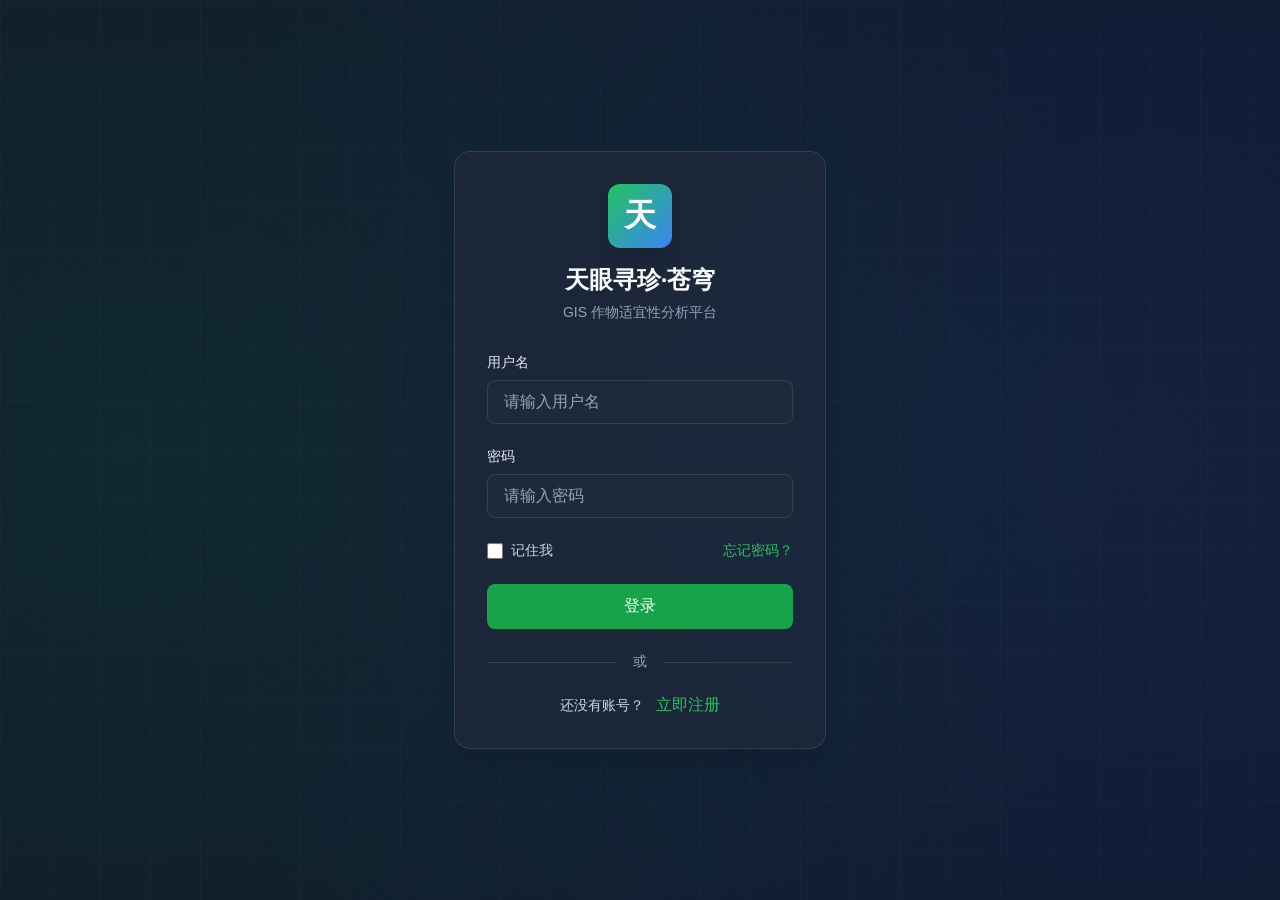
<file: frontend/ai-chat.html>
<!doctype html>
<html lang="zh-CN"><head><meta charset="utf-8"><meta name="viewport" content="width=device-width,initial-scale=1"><title>AI 助手</title><link rel="stylesheet" href="https://cdnjs.cloudflare.com/ajax/libs/font-awesome/6.5.2/css/all.min.css"><link rel="stylesheet" href="ai-chat.css"><link rel="stylesheet" href="app-shell.css"></head>
<body><main class="chat-app"><aside class="sidebar" aria-label="AI 会话"><a class="brand" href="index.html"><i class="fa-solid fa-wand-magic-sparkles"></i><span>分析决策智能体</span></a><button id="new-chat" class="new-chat" title="新建对话"><i class="fa-solid fa-plus"></i><span>新对话</span></button><div id="conversation-list" class="conversations"></div></aside>
<section class="chat-shell"><header><div><p>平台智能助手</p><h1 id="conversation-title">新对话</h1></div><button id="settings-button" class="icon" title="AI 设置"><i class="fa-solid fa-gear"></i></button></header><div id="messages" class="messages"><div class="welcome"><i class="fa-solid fa-sparkles"></i><h2>您好，我是平台助手</h2><p>可咨询工作台操作、项目数据管理、iServer 服务和土地资源评估流程。</p></div></div><form id="message-form"><textarea id="message-input" rows="1" maxlength="8000" placeholder="输入问题，Enter 发送，Shift + Enter 换行"></textarea><button class="send" title="发送" aria-label="发送"><i class="fa-solid fa-arrow-up"></i></button></form></section></main>
<dialog id="settings-dialog"><form id="settings-form"><header><div><p>Provider Settings</p><h2>AI 供应商设置</h2></div><button type="button" class="icon" id="close-settings" title="关闭"><i class="fa-solid fa-xmark"></i></button></header><label>供应商标识<input id="provider" value="openai" pattern="[a-z0-9_-]{2,32}" required></label><label>兼容 API 地址<input id="base-url" value="https://api.openai.com/v1" type="url" required></label><label>模型<input id="model" value="gpt-4o-mini" required></label><label>API Key<input id="api-key" type="password" autocomplete="off" minlength="8" required></label><p class="hint">密钥仅以加密形式保存在服务端，不会回显到页面。</p><div class="actions"><button type="button" id="cancel-settings">取消</button><button class="save" type="submit">保存设置</button></div></form></dialog><script src="shell-navigation.js"></script><script src="auth.js"></script><script src="ai-chat.js"></script></body></html>
</file>
<file: frontend/ai-chat.css>
:root {
    color: #17211d;
    background: #edf4f1;
    font-family: "Noto Sans SC", "Plus Jakarta Sans", "Microsoft YaHei", system-ui, sans-serif;
}

* { box-sizing: border-box; }
body { margin: 0; }
button, input, textarea { font: inherit; }
button, a { cursor: pointer; }
button:focus-visible, a:focus-visible, input:focus-visible, textarea:focus-visible { outline: 3px solid rgba(15, 118, 110, .34); outline-offset: 2px; }

.chat-app { display: grid; grid-template-columns: 260px minmax(0, 1fr); min-height: 100vh; }
.sidebar { display: flex; flex-direction: column; min-width: 0; padding: 18px 14px; border-right: 1px solid rgba(210, 229, 218, .14); color: #eaf4ee; background: #0e1815; }
.brand { display: flex; align-items: center; gap: 10px; padding: 8px 8px 18px; border-bottom: 1px solid rgba(210, 229, 218, .14); color: inherit; font-weight: 700; text-decoration: none; }
.brand i { color: #72d6a3; font-size: 18px; }
.new-chat, .save { display: inline-flex; align-items: center; justify-content: center; gap: 8px; border: 1px solid #72d6a3; border-radius: 6px; color: #08100e; background: #72d6a3; font-weight: 700; }
.new-chat { min-height: 38px; margin: 16px 8px 12px; }
.new-chat:hover, .save:hover { background: #9be6bf; }
.conversations { display: grid; align-content: start; gap: 4px; overflow: auto; min-height: 0; padding: 0 2px; }
.conversation { overflow: hidden; width: 100%; border: 1px solid transparent; border-radius: 6px; color: #b5c8bd; background: transparent; padding: 9px 10px; text-align: left; text-overflow: ellipsis; white-space: nowrap; }
.conversation:hover, .conversation.active { border-color: rgba(114, 214, 163, .22); color: #ecf6f0; background: rgba(114, 214, 163, .12); }

.chat-shell { display: grid; grid-template-rows: auto minmax(0, 1fr) auto; min-width: 0; min-height: 100vh; background: #fff; }
.chat-shell > header { display: flex; align-items: center; justify-content: space-between; gap: 16px; min-height: 72px; padding: 14px 28px; border-bottom: 1px solid #d8e4df; background: rgba(255, 255, 255, .94); }
.chat-shell header p { margin: 0; color: #61736a; font-size: 12px; }
.chat-shell h1 { margin: 3px 0 0; font-size: 19px; }
.icon { display: grid; place-items: center; width: 36px; height: 36px; border: 1px solid #d8e4df; border-radius: 6px; color: #0b5f59; background: #f6f9f8; }
.icon:hover { border-color: #0f766e; background: #dff3ef; }
.messages { display: grid; align-content: start; gap: 16px; overflow: auto; padding: 28px; }
.welcome { max-width: 460px; margin: auto; padding-top: min(20vh, 180px); color: #61736a; text-align: center; }
.welcome i { color: #0f766e; font-size: 27px; }
.welcome h2 { color: #17211d; font-size: 20px; }
.message { max-width: min(78%, 720px); border-radius: 6px; padding: 12px 14px; line-height: 1.65; white-space: pre-wrap; }
.message.user { justify-self: end; color: #0b4f49; background: #dff3ef; }
.message.assistant { color: #22332d; background: #f1f5f3; }
#message-form { display: flex; gap: 10px; padding: 16px 28px; border-top: 1px solid #d8e4df; background: #fff; }
textarea { flex: 1; min-width: 0; resize: none; border: 1px solid #bfd0c8; border-radius: 6px; padding: 10px 11px; line-height: 1.4; }
.send { display: grid; place-items: center; width: 42px; height: 42px; border: 1px solid #0f766e; border-radius: 6px; color: #fff; background: #0f766e; }
.send:hover { background: #0b5f59; }
dialog { width: min(460px, calc(100vw - 32px)); border: 1px solid #bfd0c8; border-radius: 8px; padding: 0; box-shadow: 0 18px 52px rgba(31, 49, 43, .22); }
dialog::backdrop { background: rgba(7, 16, 14, .54); }
dialog form { display: grid; gap: 14px; padding: 24px; }
dialog header { display: flex; align-items: center; justify-content: space-between; gap: 12px; }
dialog h2 { margin: 3px 0; font-size: 18px; }
dialog p { margin: 0; color: #61736a; font-size: 13px; }
dialog label { display: grid; gap: 6px; color: #31433b; font-size: 13px; font-weight: 600; }
dialog input { border: 1px solid #bfd0c8; border-radius: 5px; padding: 9px; }
.actions { display: flex; justify-content: flex-end; gap: 8px; }
.actions button { min-height: 36px; border-radius: 5px; padding: 8px 13px; }
.actions button:not(.save) { border: 1px solid #d8e4df; background: #f6f9f8; }

@media (max-width: 760px) {
    .chat-app { grid-template-columns: 1fr; }
    .sidebar { display: none; }
    .chat-shell { min-height: calc(100vh - 58px); }
    .chat-shell > header, #message-form { padding-inline: 16px; }
    .messages { padding: 18px 16px; }
    .message { max-width: 90%; }
}
</file>
<file: frontend/app-shell.css>
:root {
    --app-nav-width: 216px;
    --app-paper: #f6f2e9;
    --app-paper-raised: #fffdf8;
    --app-paper-muted: #ede7da;
    --app-ink: #26312c;
    --app-muted: #66716a;
    --app-line: #d9d1c2;
    --app-coral: #c95a45;
    --app-green: #377a5f;
    --app-slab: #26312c;
}

body.has-app-navigation { padding-left: var(--app-nav-width); }

.app-navigation {
    position: fixed;
    z-index: 10000;
    inset: 0 auto 0 0;
    display: flex;
    flex-direction: column;
    width: var(--app-nav-width);
    padding: 18px 12px 14px;
    color: #f6f2e9;
    border-right: 1px solid rgba(246, 242, 233, .14);
    background: var(--app-slab);
    font-family: "Noto Sans SC", "Inter Tight", "Microsoft YaHei", sans-serif;
}

.app-navigation__brand { display: flex; align-items: center; gap: 10px; padding: 5px 8px 20px; color: inherit; border-bottom: 1px dotted rgba(246,242,233,.22); text-decoration: none; }
.app-navigation__brand-mark { display: grid; place-items: center; width: 34px; height: 34px; color: var(--app-slab); border-radius: 50%; background: #f6f2e9; }
.app-navigation__brand strong, .app-navigation__brand small { display: block; }
.app-navigation__brand strong { font-size: 15px; font-weight: 700; letter-spacing: 0; }
.app-navigation__brand small, .app-navigation__section, .app-navigation__link small, .app-navigation__foot small { font-size: 9px; letter-spacing: .1em; }
.app-navigation__brand small { margin-top: 2px; color: rgba(246,242,233,.58); }
.app-navigation__section { margin: 18px 8px 7px; color: #d68472; font-weight: 700; text-transform: uppercase; }
.app-navigation__list { display: grid; gap: 3px; }
.app-navigation__link { position: relative; display: grid; grid-template-columns: 26px minmax(0,1fr); gap: 9px; align-items: center; min-height: 48px; padding: 6px 8px; color: rgba(246,242,233,.68); border: 1px solid transparent; border-radius: 6px; text-decoration: none; transition: color 160ms ease, background-color 160ms ease, border-color 160ms ease; }
.app-navigation__link i { width: 22px; text-align: center; font-size: 14px; }
.app-navigation__link span, .app-navigation__link b, .app-navigation__link small { display: block; min-width: 0; overflow: hidden; text-overflow: ellipsis; white-space: nowrap; }
.app-navigation__link b { font-size: 13px; font-weight: 600; }
.app-navigation__link small { margin-top: 2px; color: rgba(246,242,233,.43); }
.app-navigation__link:hover { color: #fffdf8; background: rgba(255,255,255,.08); }
.app-navigation__link[aria-current="page"] { color: #fffdf8; border-color: rgba(225,130,107,.38); background: rgba(201,90,69,.18); }
.app-navigation__link[aria-current="page"]::before { position: absolute; left: -13px; width: 3px; height: 25px; background: var(--app-coral); content: ""; }
.app-navigation__link:focus-visible { outline: 2px solid #e39a89; outline-offset: 2px; }
.app-navigation__foot { display: flex; gap: 7px; align-items: center; margin-top: auto; padding: 12px 8px 2px; color: rgba(246,242,233,.58); border-top: 1px dotted rgba(246,242,233,.2); }
.app-navigation__foot span { width: 6px; height: 6px; border-radius: 50%; background: #6dae83; }

/* Shared editorial palette, mapped onto the variables used by the existing tools. */
body.has-app-navigation { --canvas: var(--app-paper); --surface: var(--app-paper-raised); --surface-raised: #fdf9f1; --surface-hover: #f2eadc; --surface-alt: #f8f4eb; --bg: var(--app-slab); --text: var(--app-ink); --muted: var(--app-muted); --faint: #7b8179; --line: var(--app-line); --line-strong: #bdb29f; --green: var(--app-green); --primary: var(--app-green); --primary-dark: #235a44; --primary-soft: rgba(55,122,95,.12); --amber: var(--app-coral); --danger: #b84d45; }
body.has-app-navigation .eyebrow { color: var(--app-coral) !important; letter-spacing: .11em; }
body.has-app-navigation .primary-action, body.has-app-navigation .primary-button, body.has-app-navigation .run-button { color: #fffdf8; border-color: var(--app-ink); background: var(--app-ink); }
body.has-app-navigation .primary-action:hover, body.has-app-navigation .primary-button:hover, body.has-app-navigation .run-button:hover { background: var(--app-coral); border-color: var(--app-coral); }
body.has-app-navigation .data-app { grid-template-columns: minmax(0,1fr); }
body.has-app-navigation .data-sidebar { display: none; }
body.has-app-navigation .data-main { background: var(--app-paper); }
body.has-app-navigation .asset-panel, body.has-app-navigation .detail-panel, body.has-app-navigation .data-toolbar, body.has-app-navigation .metric { border-radius: 6px; box-shadow: none; }
body.has-app-navigation .tool-main { background: var(--app-paper); }
body.has-app-navigation .tool-header, body.has-app-navigation .tool-catalog, body.has-app-navigation .pin-panel, body.has-app-navigation .default-catalog, body.has-app-navigation .native-catalog, body.has-app-navigation .curated-catalog { border-radius: 6px; box-shadow: none; }
body.has-app-navigation .chat-app { grid-template-columns: 232px minmax(0, 1fr); }
body.has-app-navigation .chat-app .sidebar { background: var(--app-slab); }
body.has-app-navigation .chat-app .brand { display: none; }
body.has-app-navigation .chat-shell { background: var(--app-paper); }
body.has-app-navigation .chat-shell > header { background: rgba(255,253,248,.94); border-bottom-color: var(--app-line); }
body.has-app-navigation .chat-shell h1, body.has-app-navigation .chat-shell h2 { color: var(--app-ink); }
body.has-app-navigation .chat-shell .welcome, body.has-app-navigation .chat-shell .assistant-message { background: #fffdf8; border-color: var(--app-line); }
body.has-app-navigation .chat-shell #message-form { background: var(--app-paper-raised); border-top-color: var(--app-line); }
body.has-app-navigation .chat-shell textarea { background: #fffdf8; border-color: var(--app-line); color: var(--app-ink); }
body.has-app-navigation .chat-shell .send { background: var(--app-ink); }
body.has-app-navigation .map3d .sidebar, body.has-app-navigation .app > .sidebar { border-right-color: rgba(246,242,233,.16); }

@media (max-width: 900px) {
    body.has-app-navigation { padding-left: 0; padding-bottom: 58px; }
    .app-navigation { inset: auto 0 0; flex-direction: row; width: auto; height: 58px; padding: 6px 8px; border-top: 1px solid rgba(246,242,233,.15); border-right: 0; }
    .app-navigation__brand, .app-navigation__section, .app-navigation__foot { display: none; }
    .app-navigation__list { grid-template-columns: repeat(6, minmax(0,1fr)); width: 100%; gap: 2px; }
    .app-navigation__link { display: grid; grid-template-columns: 1fr; min-height: 42px; padding: 3px; text-align: center; }
    .app-navigation__link i { width: auto; font-size: 16px; }
    .app-navigation__link b { font-size: 0; }
    .app-navigation__link small { display: none; }
    .app-navigation__link[aria-current="page"]::before { inset: auto 50% -6px; width: 22px; height: 3px; transform: translateX(-50%); }
    body.has-app-navigation .chat-app { grid-template-columns: 1fr; }
    body.has-app-navigation .chat-app .sidebar { display: none; }
}
</file>
<file: frontend/data-center.css>
:root {
    --canvas: #08100e;
    --surface: #0e1815;
    --surface-raised: #14221d;
    --surface-hover: #1a2c24;
    --line: rgba(210, 229, 218, .14);
    --line-strong: rgba(210, 229, 218, .27);
    --text: #edf4ef;
    --muted: #a4b8ab;
    --faint: #71847a;
    --green: #72d6a3;
    --green-soft: rgba(114, 214, 163, .12);
    --amber: #e1b168;
    --danger: #ec8980;
    --shadow: 0 16px 40px rgba(0, 0, 0, .26);
}

* { box-sizing: border-box; }
html, body { min-height: 100%; margin: 0; }
body { background: var(--canvas); color: var(--text); font: 13px/1.5 "Noto Sans SC", sans-serif; }
button, input, select, textarea { font: inherit; }
button, select { cursor: pointer; }
button:focus-visible, input:focus-visible, select:focus-visible, textarea:focus-visible { outline: 2px solid var(--green); outline-offset: 2px; }

.data-app { display: grid; min-height: 100vh; grid-template-columns: 232px minmax(0, 1fr); }
.data-sidebar { display: flex; flex-direction: column; min-width: 0; padding: 18px 14px; border-right: 1px solid var(--line); background: var(--surface); }
.data-brand { display: flex; align-items: center; gap: 10px; padding: 6px 8px 22px; border-bottom: 1px solid var(--line); }
.data-brand-mark { display: grid; place-items: center; width: 34px; height: 34px; border: 1px solid rgba(114,214,163,.35); border-radius: 7px; color: var(--green); background: var(--green-soft); }
.data-brand strong, .data-brand small { display: block; }
.data-brand strong { font-size: 14px; }
.data-brand small { margin-top: 2px; color: var(--faint); font-size: 10px; }
.data-logout { display: flex; align-items: center; gap: 10px; min-height: 40px; padding: 0 10px; border: 1px solid transparent; border-radius: 6px; color: var(--muted); background: transparent; text-decoration: none; text-align: left; }
.data-logout i { width: 16px; text-align: center; }
.data-side-note { margin-top: auto; padding: 12px; border: 1px solid var(--line); border-radius: 6px; color: var(--faint); background: rgba(20,34,29,.5); font-size: 11px; }
.data-side-note i { color: var(--amber); }
.data-side-note p { margin: 8px 0 0; line-height: 1.55; }
.data-logout { width: 100%; margin-top: 12px; border-color: var(--line); }
.data-logout:hover { color: var(--danger); border-color: rgba(236,137,128,.3); background: rgba(236,137,128,.08); }

.data-main { display: grid; grid-template-rows: auto auto auto minmax(0, 1fr) 32px; min-width: 0; min-height: 100vh; padding: 28px 32px 0; background: radial-gradient(circle at 95% 0%, rgba(114,214,163,.07), transparent 35%), var(--canvas); }
.data-header { display: flex; justify-content: space-between; gap: 20px; align-items: flex-start; padding-bottom: 24px; }
.eyebrow { margin: 0 0 5px; color: var(--amber); font: 600 10px/1.2 "Plus Jakarta Sans", sans-serif; letter-spacing: .1em; text-transform: uppercase; }
h1, h2, h3, p { margin-top: 0; }
.data-header h1 { margin-bottom: 7px; font-size: clamp(22px, 3vw, 32px); letter-spacing: .01em; }
.header-copy { margin: 0; color: var(--muted); }
.header-meta { display: flex; gap: 8px; align-items: center; }
.iserver-status, .user-chip, .panel-count { display: inline-flex; align-items: center; gap: 7px; min-height: 30px; padding: 5px 9px; border: 1px solid var(--line); border-radius: 999px; color: var(--muted); background: var(--surface); font-size: 11px; white-space: nowrap; }
.iserver-status i { width: 7px; height: 7px; border-radius: 50%; background: var(--faint); }
.iserver-status.is-online i { background: var(--green); box-shadow: 0 0 0 4px rgba(114,214,163,.12); }
.iserver-status.is-offline i { background: var(--danger); }
.user-chip { color: var(--green); }

.data-toolbar { display: flex; align-items: end; justify-content: space-between; gap: 16px; padding: 14px 16px; border: 1px solid var(--line); border-radius: 7px; background: rgba(14,24,21,.88); box-shadow: var(--shadow); }
.project-picker { display: grid; gap: 6px; min-width: min(420px, 100%); color: var(--faint); font-size: 11px; }
.project-picker select, .field input, .field select, .field textarea { width: 100%; border: 1px solid var(--line-strong); border-radius: 5px; color: var(--text); background: var(--surface-raised); }
.project-picker select { min-height: 38px; padding: 7px 10px; }
.toolbar-actions { display: flex; gap: 7px; }
.icon-action, .primary-action, .secondary-action, .danger-action { display: inline-flex; align-items: center; justify-content: center; gap: 7px; min-height: 36px; padding: 7px 11px; border: 1px solid var(--line); border-radius: 5px; color: var(--muted); background: transparent; font-weight: 600; }
.icon-action:hover, .secondary-action:hover { color: var(--text); border-color: var(--line-strong); background: var(--surface-hover); }
.icon-action.compact { width: 32px; min-height: 32px; padding: 0; }
.primary-action { color: #08100e; border-color: var(--green); background: var(--green); }
.primary-action:hover { background: #9be6bf; }
.danger-action { color: var(--danger); border-color: rgba(236,137,128,.35); background: rgba(236,137,128,.08); }
.danger-action:hover { background: rgba(236,137,128,.16); }

.metric-grid { display: grid; grid-template-columns: repeat(4, minmax(0, 1fr)); gap: 9px; padding: 16px 0; }
.metric { display: flex; align-items: center; gap: 11px; min-height: 76px; padding: 12px 14px; border: 1px solid var(--line); border-radius: 7px; background: rgba(14,24,21,.74); }
.metric-icon { display: grid; place-items: center; width: 32px; height: 32px; flex: 0 0 32px; border-radius: 6px; color: var(--amber); background: rgba(225,177,104,.12); }
.metric-icon.is-green { color: var(--green); background: var(--green-soft); }
.metric-icon.is-amber { color: #8ed1e0; background: rgba(142,209,224,.12); }
.metric-label { display: block; color: var(--faint); font-size: 10px; }
.metric strong { display: block; margin-top: 2px; font: 600 20px/1.2 "Plus Jakarta Sans", sans-serif; }
.metric-context { display: block; padding-top: 14px; }
.metric-context strong { overflow: hidden; font-size: 13px; text-overflow: ellipsis; white-space: nowrap; }
.metric-context small { display: block; margin-top: 3px; color: var(--faint); font-size: 10px; }

.data-content { display: grid; grid-template-columns: minmax(0, 1fr) minmax(300px, 360px); gap: 12px; min-height: 0; }
.asset-panel, .detail-panel { min-width: 0; min-height: 0; border: 1px solid var(--line); border-radius: 7px; background: rgba(14,24,21,.88); box-shadow: var(--shadow); }
.asset-panel { display: flex; flex-direction: column; overflow: hidden; }
.detail-panel { overflow: auto; }
.panel-heading { display: flex; align-items: flex-start; justify-content: space-between; gap: 10px; padding: 15px 16px 12px; border-bottom: 1px solid var(--line); }
.panel-heading h2 { margin: 0; font-size: 15px; }
.panel-count { color: var(--green); border-radius: 5px; }
.table-wrap { position: relative; min-height: 260px; flex: 1; overflow: auto; }
.asset-table { width: 100%; border-collapse: collapse; min-width: 650px; }
.asset-table th, .asset-table td { padding: 12px 14px; border-bottom: 1px solid var(--line); text-align: left; vertical-align: middle; }
.asset-table th { color: var(--faint); font: 600 10px/1.2 "Plus Jakarta Sans", sans-serif; letter-spacing: .06em; text-transform: uppercase; }
.asset-table td { color: var(--muted); font-size: 12px; }
.asset-table tbody tr { transition: background .16s ease; }
.asset-table tbody tr:hover, .asset-table tbody tr.is-selected { background: var(--green-soft); }
.asset-name { color: var(--text); font-weight: 600; }
.asset-sub { display: block; margin-top: 3px; color: var(--faint); font: 10px/1.3 "Plus Jakarta Sans", sans-serif; overflow-wrap: anywhere; }
.type-badge, .status-badge { display: inline-flex; align-items: center; min-height: 22px; padding: 2px 7px; border: 1px solid var(--line); border-radius: 4px; font-size: 10px; }
.type-badge { color: #8ed1e0; }
.status-badge { color: var(--green); border-color: rgba(114,214,163,.25); background: var(--green-soft); }
.status-badge.is-offline { color: var(--amber); border-color: rgba(225,177,104,.25); background: rgba(225,177,104,.08); }
.row-actions { display: flex; justify-content: flex-end; gap: 5px; }
.row-action { display: grid; place-items: center; width: 30px; height: 30px; border: 1px solid var(--line); border-radius: 5px; color: var(--muted); background: transparent; }
.row-action:hover { color: var(--green); border-color: rgba(114,214,163,.35); background: var(--green-soft); }
.row-action.is-danger:hover { color: var(--danger); border-color: rgba(236,137,128,.35); background: rgba(236,137,128,.08); }
.table-state { display: grid; place-items: center; gap: 6px; min-height: 230px; padding: 28px; color: var(--faint); text-align: center; }
.table-state i { margin-bottom: 4px; color: var(--amber); font-size: 24px; }
.table-state strong { color: var(--muted); font-size: 13px; }
.table-state span { font-size: 11px; }
.table-state.is-error i { color: var(--danger); }
.table-state[hidden] { display: none; }

.detail-state { display: grid; place-items: center; gap: 10px; min-height: 300px; padding: 28px; color: var(--faint); font-size: 12px; text-align: center; }
.detail-state i { color: var(--amber); font-size: 22px; }
.detail-body { padding: 16px; }
.detail-title { padding-bottom: 12px; border-bottom: 1px solid var(--line); }
.service-type { display: inline-flex; padding: 3px 6px; border-radius: 4px; color: #8ed1e0; background: rgba(142,209,224,.1); font: 600 10px "Plus Jakarta Sans", sans-serif; text-transform: uppercase; }
.detail-title h3 { margin: 8px 0 3px; font-size: 16px; overflow-wrap: anywhere; }
.detail-title p { margin: 0; color: var(--faint); font: 10px/1.4 "Plus Jakarta Sans", sans-serif; overflow-wrap: anywhere; }
.detail-kv { display: grid; gap: 7px; margin: 14px 0; }
.detail-kv div { display: flex; justify-content: space-between; gap: 10px; padding-bottom: 7px; border-bottom: 1px solid var(--line); }
.detail-kv dt { color: var(--faint); }
.detail-kv dd { max-width: 62%; margin: 0; color: var(--text); text-align: right; overflow-wrap: anywhere; }
.detail-section { margin-top: 15px; }
.detail-section header { display: flex; justify-content: space-between; gap: 8px; align-items: baseline; }
.detail-section h3 { margin: 0; font-size: 12px; }
.detail-section header span { color: var(--faint); font-size: 10px; }
.detail-section pre { min-height: 54px; max-height: 180px; margin: 7px 0 0; padding: 9px; overflow: auto; border: 1px solid var(--line); border-radius: 5px; color: #c4d5ca; background: #09120f; font: 10px/1.5 Consolas, monospace; white-space: pre-wrap; word-break: break-word; }
.detail-body > .danger-action { width: 100%; margin-top: 18px; }

.data-footer { display: flex; align-items: center; justify-content: space-between; gap: 10px; color: var(--faint); font: 10px/1.2 "Plus Jakarta Sans", sans-serif; }
.data-dialog { width: min(600px, calc(100vw - 32px)); max-height: min(760px, calc(100dvh - 32px)); padding: 0; border: 1px solid var(--line-strong); border-radius: 8px; color: var(--text); background: var(--surface); box-shadow: var(--shadow); }
.data-dialog::backdrop { background: rgba(0,0,0,.68); }
.data-dialog form { display: grid; grid-template-rows: auto minmax(0, 1fr) auto; max-height: inherit; }
.dialog-header, .dialog-footer { display: flex; align-items: center; justify-content: space-between; gap: 10px; padding: 14px 16px; }
.dialog-header { border-bottom: 1px solid var(--line); }
.dialog-header h2 { margin: 0; font-size: 16px; }
.dialog-body { overflow-y: auto; padding: 16px; }
.dialog-footer { justify-content: flex-end; border-top: 1px solid var(--line); }
.dialog-help { margin: 0 0 14px; color: var(--muted); font-size: 11px; line-height: 1.55; }
.field-grid { display: grid; grid-template-columns: repeat(2, minmax(0, 1fr)); gap: 10px; }
.field { display: grid; gap: 6px; margin-bottom: 12px; color: var(--muted); font-size: 11px; }
.field input, .field select { min-height: 38px; padding: 8px 9px; }
.field textarea { padding: 8px 9px; resize: vertical; font: 11px/1.45 Consolas, monospace; }
.field input::placeholder, .field textarea::placeholder { color: var(--faint); }
.secondary-action { min-width: 72px; }
.confirm-dialog { max-width: 460px; }
.confirm-name { margin: 0; padding: 10px; border-left: 2px solid var(--amber); color: var(--text); background: rgba(225,177,104,.08); font-weight: 600; overflow-wrap: anywhere; }
.toast-region { position: fixed; right: 18px; bottom: 18px; z-index: 30; display: grid; gap: 8px; width: min(360px, calc(100vw - 36px)); }
.toast { padding: 11px 13px; border: 1px solid var(--line-strong); border-left: 3px solid var(--green); border-radius: 6px; color: var(--text); background: var(--surface-raised); box-shadow: var(--shadow); font-size: 12px; }
.toast.is-error { border-left-color: var(--danger); }
.toast.is-warning { border-left-color: var(--amber); }
.data-source-tree { margin: 0 14px 12px; padding: 10px 0; border-bottom: 1px solid var(--line); }
.data-source-tree h3 { margin: 0 0 7px; color: var(--muted); font-size: 11px; font-weight: 600; }
.data-source-tree details { margin: 4px 0; color: var(--text); font-size: 11px; }
.data-source-tree summary { cursor: pointer; overflow-wrap: anywhere; }
.source-tree-item { display: block; width: 100%; margin: 3px 0 0 10px; padding: 4px 6px; border: 0; border-left: 1px solid var(--line-strong); color: var(--muted); background: transparent; text-align: left; font: inherit; cursor: pointer; overflow-wrap: anywhere; }
.source-tree-item:hover { color: var(--text); background: rgba(255,255,255,.04); }
.source-tree-empty { color: var(--faint); font-size: 11px; }
.map-preview { min-height: 150px; display: grid; place-items: center; margin-bottom: 8px; border: 1px solid var(--line); color: var(--faint); background: rgba(0,0,0,.12); font-size: 11px; }
.map-preview svg { width: 100%; height: 180px; }
.map-preview path { fill: rgba(77, 190, 157, .25); stroke: var(--green); stroke-width: 1.5; vector-effect: non-scaling-stroke; }
.map-preview circle { fill: var(--amber); stroke: var(--text); stroke-width: 1; }

@media (max-width: 1100px) { .data-app { grid-template-columns: 190px minmax(0,1fr); } .data-main { padding-inline: 20px; } .data-content { grid-template-columns: minmax(0, 1fr) 300px; } }
@media (max-width: 850px) { .data-app { display: block; } .data-sidebar { min-height: auto; padding: 10px 12px; } .data-brand { padding-bottom: 10px; border-bottom: 0; } .data-side-note, .data-logout { display: none; } .data-main { min-height: calc(100vh - 115px); padding: 20px 14px 0; } .data-content { grid-template-columns: 1fr; } .detail-panel { min-height: 260px; } }
@media (max-width: 620px) { .data-header { display: block; } .header-meta { margin-top: 14px; } .data-toolbar { display: grid; align-items: stretch; } .project-picker { min-width: 0; } .toolbar-actions { justify-content: stretch; } .toolbar-actions > * { flex: 1; } .metric-grid { grid-template-columns: repeat(2, minmax(0,1fr)); } .metric-context { grid-column: 1 / -1; } .field-grid { grid-template-columns: 1fr; } .data-footer { padding: 8px 0; } }
</file>
